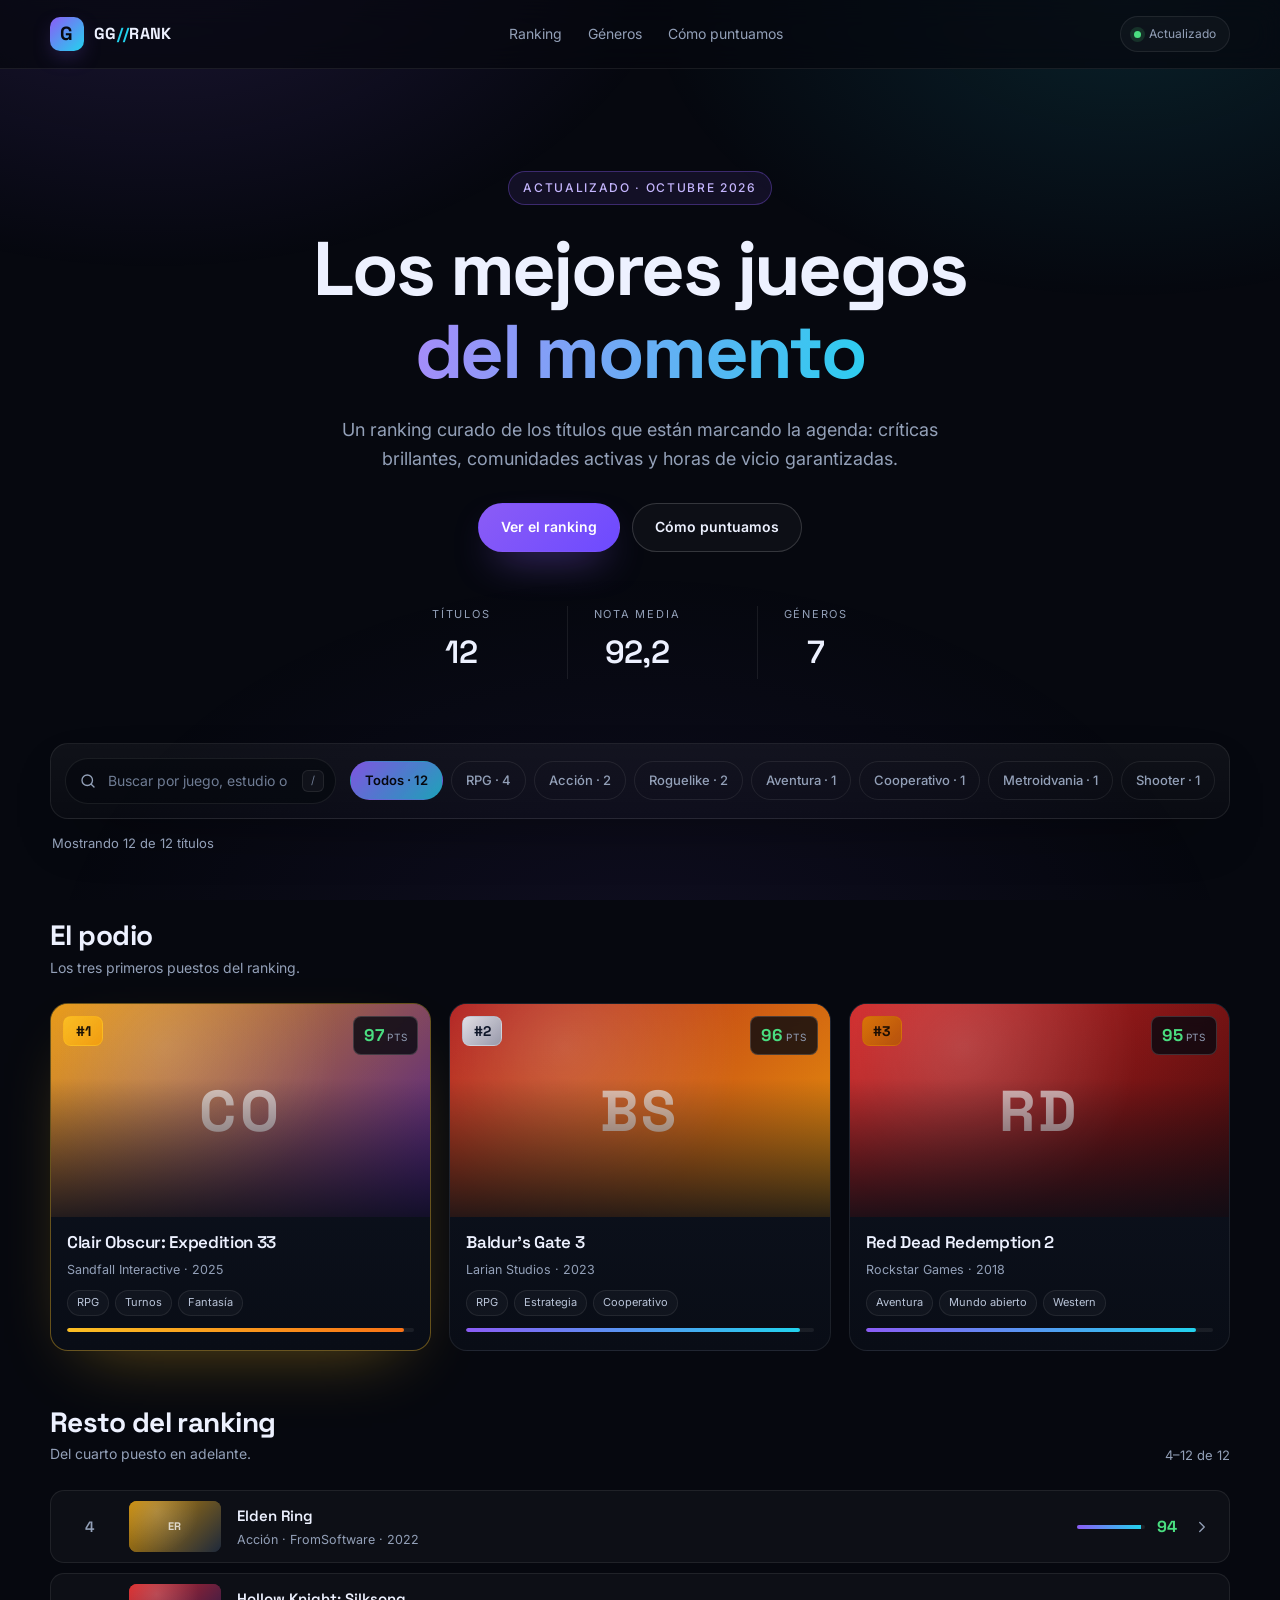
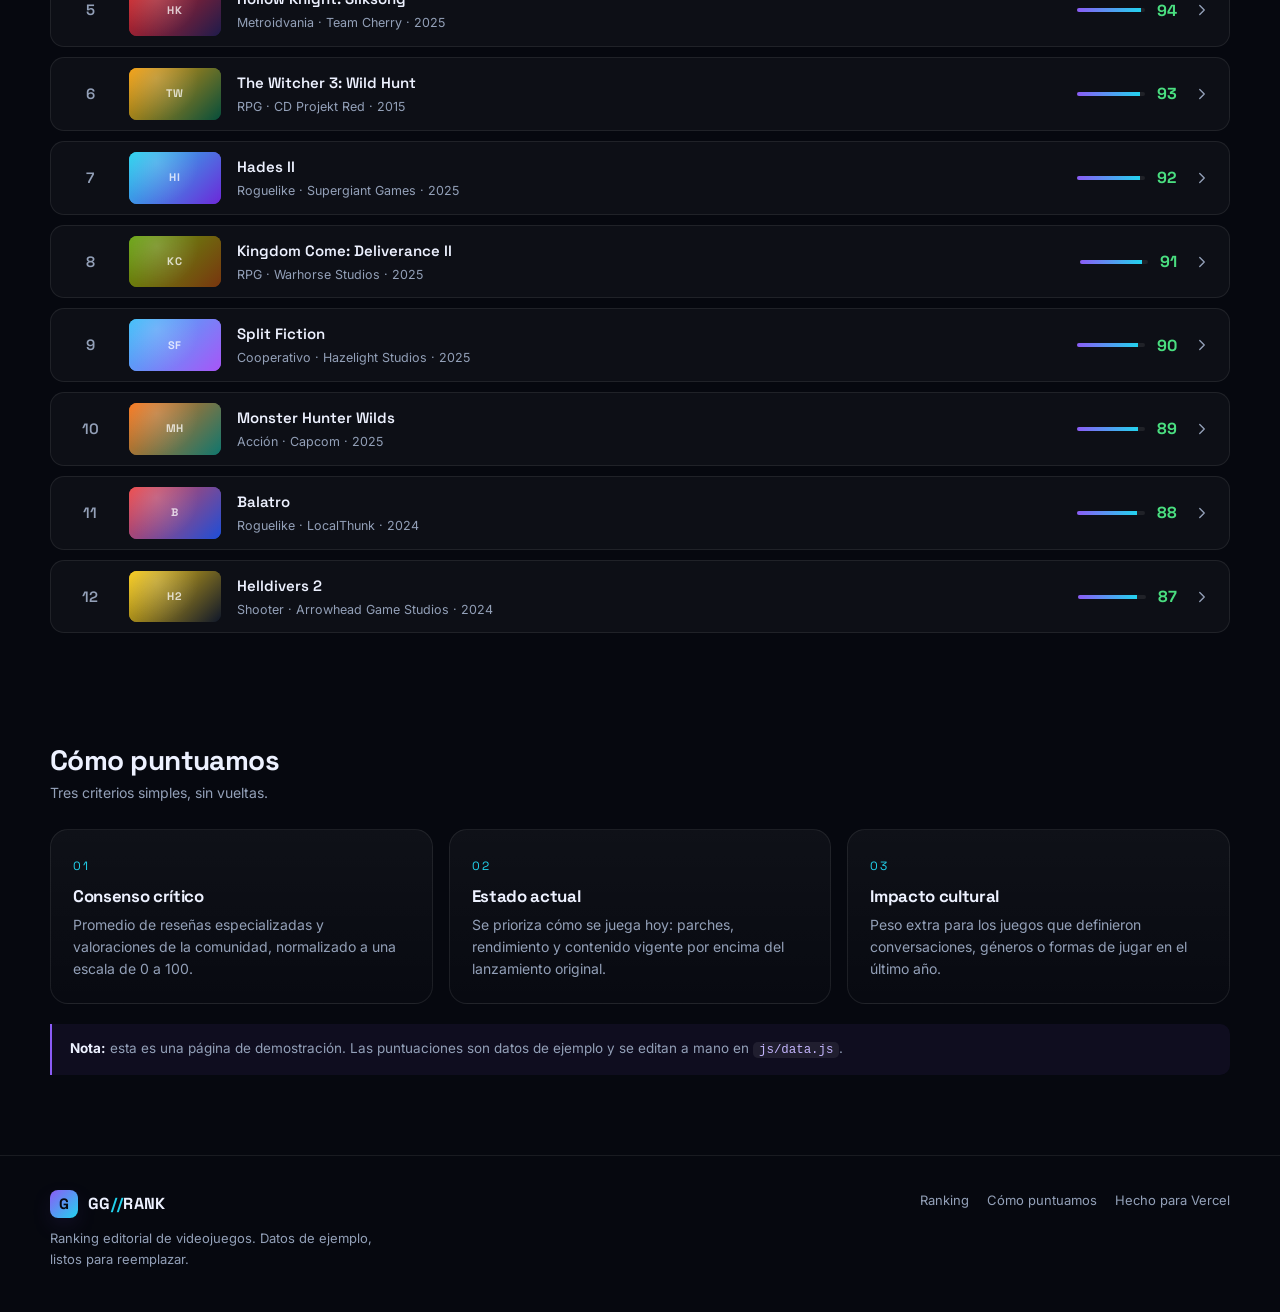
<file: index.html>
<!DOCTYPE html>
<html lang="es">
<head>
  <meta charset="UTF-8" />
  <meta name="viewport" content="width=device-width, initial-scale=1" />
  <title>GG RANK — Los mejores juegos del momento</title>
  <meta name="description" content="Ranking de los mejores videojuegos del momento: puntuaciones, géneros, plataformas y fichas de cada título." />
  <meta name="theme-color" content="#06080f" />
  <link rel="icon" href="data:image/svg+xml,%3Csvg xmlns='http://www.w3.org/2000/svg' viewBox='0 0 64 64'%3E%3Crect width='64' height='64' rx='16' fill='%230b0f19'/%3E%3Ctext x='32' y='45' font-family='Arial,sans-serif' font-size='36' font-weight='bold' fill='%238b5cf6' text-anchor='middle'%3EG%3C/text%3E%3C/svg%3E" />
  <link rel="preconnect" href="https://fonts.googleapis.com" />
  <link rel="preconnect" href="https://fonts.gstatic.com" crossorigin />
  <link href="https://fonts.googleapis.com/css2?family=Inter:wght@400;500;600&family=Space+Grotesk:wght@500;600;700&display=swap" rel="stylesheet" />
  <link rel="stylesheet" href="css/styles.css" />
</head>
<body>
  <a class="skip-link" href="#ranking">Saltar al ranking</a>

  <header class="topbar">
    <div class="wrap topbar__inner">
      <a class="brand" href="#top">
        <span class="brand__mark" aria-hidden="true">G</span>
        <span class="brand__name">GG<span>//</span>RANK</span>
      </a>
      <nav class="nav" aria-label="Navegación principal">
        <a href="#ranking">Ranking</a>
        <a href="#generos">Géneros</a>
        <a href="#acerca">Cómo puntuamos</a>
      </nav>
      <span class="pill pill--live"><span class="dot" aria-hidden="true"></span>Actualizado</span>
    </div>
  </header>

  <main id="top">
    <section class="hero">
      <div class="wrap hero__inner">
        <span class="eyebrow">Actualizado · Octubre 2026</span>
        <h1>Los mejores juegos<br /><span class="grad">del momento</span></h1>
        <p class="hero__lead">
          Un ranking curado de los títulos que están marcando la agenda: críticas brillantes,
          comunidades activas y horas de vicio garantizadas.
        </p>
        <div class="hero__actions">
          <a class="btn btn--primary" href="#ranking">Ver el ranking</a>
          <a class="btn btn--ghost" href="#acerca">Cómo puntuamos</a>
        </div>

        <dl class="stats">
          <div class="stat">
            <dt>Títulos</dt>
            <dd id="stat-games">—</dd>
          </div>
          <div class="stat">
            <dt>Nota media</dt>
            <dd id="stat-score">—</dd>
          </div>
          <div class="stat">
            <dt>Géneros</dt>
            <dd id="stat-genres">—</dd>
          </div>
        </dl>
      </div>
    </section>

    <section class="controls-wrap" id="generos" aria-label="Filtros del ranking">
      <div class="wrap">
        <div class="controls">
          <label class="search">
            <svg viewBox="0 0 24 24" aria-hidden="true"><circle cx="11" cy="11" r="7" /><path d="m20 20-3.4-3.4" /></svg>
            <input id="search" type="search" placeholder="Buscar por juego, estudio o género…" autocomplete="off" aria-label="Buscar juegos" />
            <kbd aria-hidden="true">/</kbd>
          </label>
          <div id="chips" class="chips" role="group" aria-label="Filtrar por género"></div>
        </div>
        <p class="results-meta" id="results-meta" role="status" aria-live="polite"></p>
      </div>
    </section>

    <section class="section" id="ranking" aria-labelledby="podium-title">
      <div class="wrap">
        <div class="section-head">
          <div>
            <h2 id="podium-title">El podio</h2>
            <p>Los tres primeros puestos del ranking.</p>
          </div>
        </div>
        <div id="podium" class="podium"></div>
      </div>
    </section>

    <section class="section section--tight" id="rest-section" aria-labelledby="rest-title">
      <div class="wrap">
        <div class="section-head">
          <div>
            <h2 id="rest-title">Resto del ranking</h2>
            <p>Del cuarto puesto en adelante.</p>
          </div>
          <span class="count" id="count"></span>
        </div>
        <div id="list" class="rows"></div>
        <div id="empty" class="empty" hidden>
          <strong>Sin resultados</strong>
          <p>Probá con otro término o quitá el filtro de género.</p>
          <button class="btn btn--ghost" type="button" data-reset>Limpiar filtros</button>
        </div>
      </div>
    </section>

    <section class="section about" id="acerca" aria-labelledby="about-title">
      <div class="wrap">
        <div class="section-head">
          <div>
            <h2 id="about-title">Cómo puntuamos</h2>
            <p>Tres criterios simples, sin vueltas.</p>
          </div>
        </div>
        <div class="about-grid">
          <article class="about-card">
            <span class="about-card__num">01</span>
            <h3>Consenso crítico</h3>
            <p>Promedio de reseñas especializadas y valoraciones de la comunidad, normalizado a una escala de 0 a 100.</p>
          </article>
          <article class="about-card">
            <span class="about-card__num">02</span>
            <h3>Estado actual</h3>
            <p>Se prioriza cómo se juega hoy: parches, rendimiento y contenido vigente por encima del lanzamiento original.</p>
          </article>
          <article class="about-card">
            <span class="about-card__num">03</span>
            <h3>Impacto cultural</h3>
            <p>Peso extra para los juegos que definieron conversaciones, géneros o formas de jugar en el último año.</p>
          </article>
        </div>
        <p class="about-note">
          <strong>Nota:</strong> esta es una página de demostración. Las puntuaciones son datos de ejemplo y se
          editan a mano en <code>js/data.js</code>.
        </p>
      </div>
    </section>
  </main>

  <footer class="footer">
    <div class="wrap footer__inner">
      <div>
        <a class="brand brand--sm" href="#top">
          <span class="brand__mark" aria-hidden="true">G</span>
          <span class="brand__name">GG<span>//</span>RANK</span>
        </a>
        <p class="footer__text">Ranking editorial de videojuegos. Datos de ejemplo, listos para reemplazar.</p>
      </div>
      <div class="footer__links">
        <a href="#ranking">Ranking</a>
        <a href="#acerca">Cómo puntuamos</a>
        <a href="https://vercel.com" target="_blank" rel="noopener">Hecho para Vercel</a>
      </div>
    </div>
  </footer>

  <dialog id="detail" class="dialog" aria-labelledby="detail-title">
    <button class="dialog__close" type="button" data-close aria-label="Cerrar ficha">
      <svg viewBox="0 0 24 24" aria-hidden="true"><path d="M6 6l12 12M18 6 6 18" /></svg>
    </button>
    <div id="detail-content"></div>
  </dialog>

  <script src="js/data.js"></script>
  <script src="js/app.js"></script>
</body>
</html>
</file>
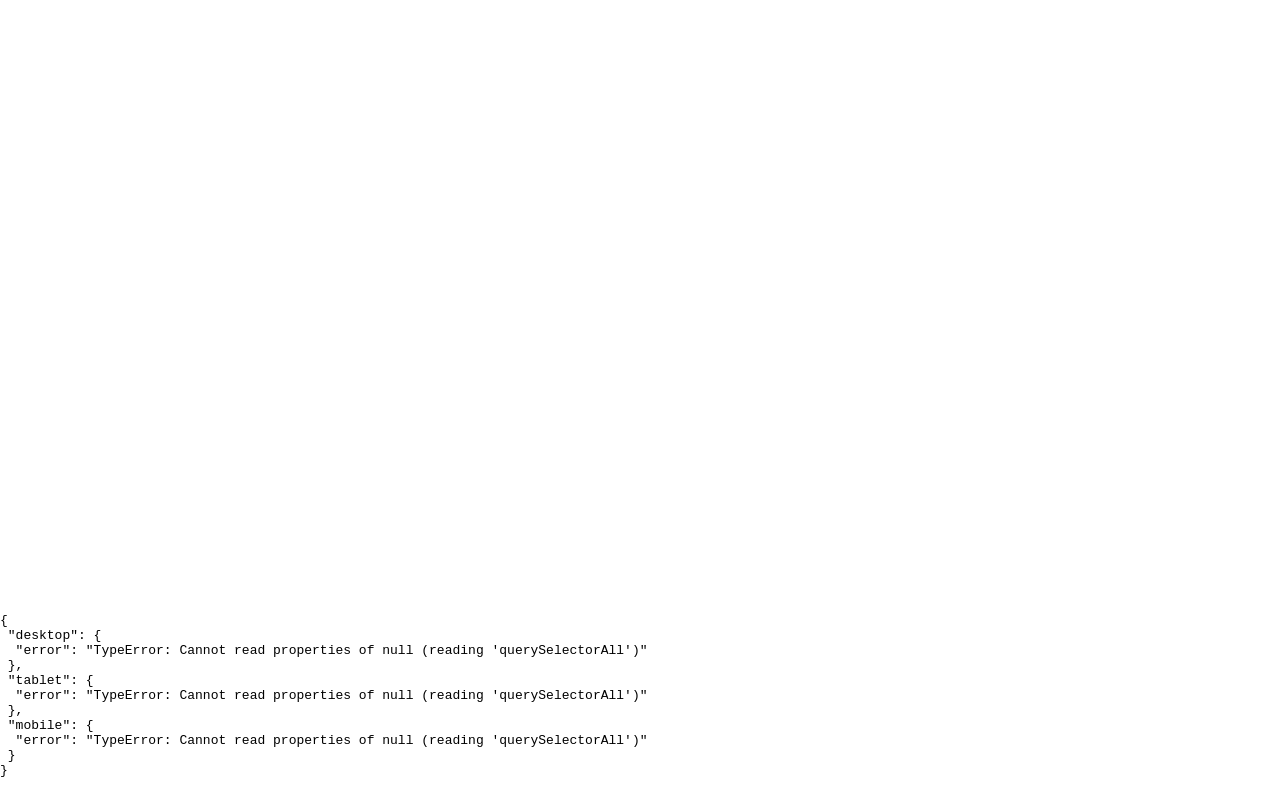
<file: __check.html>
<!DOCTYPE html>
<html>
<head><meta charset="utf-8"><title>check</title>
<style>body{margin:0}iframe{border:0;display:block}</style>
</head>
<body>
<script>
const sizes = [
  { id: "desktop", w: 1440, h: 3400 },
  { id: "tablet", w: 900, h: 3400 },
  { id: "mobile", w: 390, h: 3400 }
];
const results = {};

function rect(el) {
  const r = el.getBoundingClientRect();
  return { x: Math.round(r.x), y: Math.round(r.y), w: Math.round(r.width), h: Math.round(r.height) };
}

function measure(doc, win) {
  const cards = [...doc.querySelectorAll(".card")];
  const rows = [...doc.querySelectorAll(".row")];
  const first = cards[0];
  return {
    viewport: win.innerWidth,
    docScrollWidth: doc.documentElement.scrollWidth,
    bodyScrollWidth: doc.body.scrollWidth,
    heroH: Math.round(doc.querySelector(".hero").getBoundingClientRect().height),
    h1: rect(doc.querySelector("h1")),
    stats: rect(doc.querySelector(".stats")),
    controls: rect(doc.querySelector(".controls")),
    search: rect(doc.querySelector(".search")),
    chips: rect(doc.querySelector(".chips")),
    podium: rect(doc.querySelector(".podium")),
    cards: cards.map(c => ({ t: c.querySelector("h3").textContent, ...rect(c), img: !!c.querySelector("img") })),
    firstCardImgBox: first ? rect(first.querySelector(".card-media")) : null,
    rows: rows.slice(0, 3).map(r => ({ t: r.querySelector(".row__title").textContent, ...rect(r), title: rect(r.querySelector(".row__title")), meta: rect(r.querySelector(".row__meta")), score: rect(r.querySelector(".row__score")) })),
    rowCount: rows.length,
    images: [...doc.images].length,
    imagesLoaded: [...doc.images].filter(i => i.complete && i.naturalWidth > 0).length,
    fonts: doc.fonts ? doc.fonts.status : "n/a",
    statValues: [...doc.querySelectorAll(".stat dd")].map(d => d.textContent),
    genreChips: [...doc.querySelectorAll(".chip")].map(c => c.textContent.trim()),
    cssLoaded: getComputedStyle(doc.body).fontFamily,
    bodyBg: getComputedStyle(doc.body).backgroundColor,
    emptyHidden: doc.querySelector("#empty").hidden,
    podiumHidden: doc.querySelector("#podium").hidden
  };
}

function interact(doc, win) {
  const out = {};
  const search = doc.querySelector("#search");

  search.value = "zzzz";
  search.dispatchEvent(new win.Event("input", { bubbles: true }));
  out.emptyVisibleAfterSearch = !doc.querySelector("#empty").hidden;
  out.podiumHiddenAfterSearch = doc.querySelector("#podium").hidden;
  out.metaAfterSearch = doc.querySelector("#results-meta").textContent;

  doc.querySelector("[data-reset]").click();
  out.metaAfterReset = doc.querySelector("#results-meta").textContent;
  out.searchAfterReset = search.value;

  const rpg = [...doc.querySelectorAll(".chip")].find(c => c.dataset.genre === "RPG");
  rpg.click();
  out.rpgCards = doc.querySelectorAll(".card").length;
  out.rpgRows = doc.querySelectorAll(".row").length;
  out.metaAfterGenre = doc.querySelector("#results-meta").textContent;
  out.chipPressed = rpg.getAttribute("aria-pressed");
  out.podiumTitles = [...doc.querySelectorAll(".card h3")].map(h => h.textContent);

  doc.querySelector(".row").click();
  out.dialogOpen = doc.querySelector("dialog").open;
  out.dialogTitle = (doc.querySelector(".dialog__body h3") || {}).textContent;
  out.dialogScore = (doc.querySelector(".dialog__score-value") || {}).textContent;
  out.dialogImg = !!(doc.querySelector(".dialog__media img") || doc.querySelector(".dialog__fallback"));
  doc.querySelector("[data-close]").click();
  out.dialogClosed = !doc.querySelector("dialog").open;

  // Sin resultados, el buscador de texto también debe funcionar con género activo
  search.value = "elden";
  search.dispatchEvent(new win.Event("input", { bubbles: true }));
  out.searchWithinGenre = [...doc.querySelectorAll(".row__title")].map(t => t.textContent);
  out.emptyWhenNoMatch = !doc.querySelector("#empty").hidden;

  return out;
}

const frames = sizes.map(s => {
  const f = document.createElement("iframe");
  f.width = s.w;
  f.height = s.h;
  f.src = "http://localhost:8123/";
  document.body.appendChild(f);
  return { f, s };
});

let pending = frames.length;
frames.forEach(({ f, s }) => {
  f.addEventListener("load", () => {
    setTimeout(() => {
      try {
        results[s.id] = measure(f.contentDocument, f.contentWindow);
        if (s.id === "desktop") {
          results.interactions = interact(f.contentDocument, f.contentWindow);
        }
      } catch (e) {
        results[s.id] = { error: String(e) };
      }
      if (--pending === 0) {
        const pre = document.createElement("pre");
        pre.id = "results";
        pre.textContent = JSON.stringify(results, null, 1);
        document.body.appendChild(pre);
      }
    }, 1500);
  });
});
</script>
</body>
</html>
</file>
<file: css/styles.css>
/* ============================================================
   GG RANK — estilos
   ============================================================ */

:root {
  --bg: #06080f;
  --bg-soft: #0b0f1a;
  --panel: rgba(255, 255, 255, 0.032);
  --panel-strong: #0e1421;
  --line: rgba(255, 255, 255, 0.08);
  --line-strong: rgba(255, 255, 255, 0.16);
  --text: #edf1ff;
  --muted: #93a0b8;
  --accent: #8b5cf6;
  --accent-2: #22d3ee;
  --gold: #fbbf24;
  --green: #4ade80;
  --radius: 18px;
  --radius-sm: 12px;
  --shadow: 0 24px 60px -30px rgba(0, 0, 0, 0.9);
  --font-display: "Space Grotesk", "Segoe UI", system-ui, sans-serif;
  --font-body: "Inter", "Segoe UI", system-ui, -apple-system, sans-serif;
}

*,
*::before,
*::after {
  box-sizing: border-box;
}

html {
  scroll-behavior: smooth;
  -webkit-text-size-adjust: 100%;
}

body {
  margin: 0;
  background: var(--bg);
  color: var(--text);
  font-family: var(--font-body);
  font-size: 16px;
  line-height: 1.6;
  -webkit-font-smoothing: antialiased;
  overflow-x: hidden;
}

body::before {
  content: "";
  position: fixed;
  inset: 0;
  z-index: -1;
  pointer-events: none;
  background:
    radial-gradient(900px 600px at 12% -10%, rgba(139, 92, 246, 0.18), transparent 60%),
    radial-gradient(800px 500px at 88% 0%, rgba(34, 211, 238, 0.12), transparent 60%),
    radial-gradient(1000px 700px at 50% 110%, rgba(139, 92, 246, 0.08), transparent 60%);
}

h1, h2, h3 {
  font-family: var(--font-display);
  line-height: 1.1;
  letter-spacing: -0.02em;
  margin: 0;
}

p {
  margin: 0;
}

a {
  color: inherit;
  text-decoration: none;
}

button,
input {
  font: inherit;
  color: inherit;
}

img {
  display: block;
  max-width: 100%;
}

[hidden] {
  display: none !important;
}

::selection {
  background: rgba(139, 92, 246, 0.35);
}

:focus-visible {
  outline: 2px solid var(--accent-2);
  outline-offset: 3px;
  border-radius: 4px;
}

.wrap {
  width: min(1180px, 100% - 48px);
  margin-inline: auto;
}

.skip-link {
  position: absolute;
  left: 16px;
  top: -60px;
  z-index: 100;
  padding: 10px 16px;
  background: var(--accent);
  color: #fff;
  border-radius: 8px;
  transition: top 0.2s ease;
}

.skip-link:focus {
  top: 16px;
}

/* ---------------- Topbar ---------------- */

.topbar {
  position: sticky;
  top: 0;
  z-index: 40;
  background: rgba(6, 8, 15, 0.72);
  border-bottom: 1px solid var(--line);
  backdrop-filter: blur(14px);
  -webkit-backdrop-filter: blur(14px);
}

.topbar__inner {
  display: flex;
  align-items: center;
  justify-content: space-between;
  gap: 24px;
  min-height: 68px;
}

.brand {
  display: inline-flex;
  align-items: center;
  gap: 10px;
  font-family: var(--font-display);
  font-weight: 700;
  letter-spacing: 0.02em;
}

.brand__mark {
  display: grid;
  place-items: center;
  width: 34px;
  height: 34px;
  border-radius: 10px;
  background: linear-gradient(135deg, var(--accent), var(--accent-2));
  color: #070a12;
  font-size: 19px;
  font-weight: 700;
  box-shadow: 0 8px 24px -10px rgba(139, 92, 246, 0.9);
}

.brand__name span {
  color: var(--accent-2);
}

.brand--sm .brand__mark {
  width: 28px;
  height: 28px;
  font-size: 15px;
  border-radius: 8px;
}

.nav {
  display: flex;
  gap: 26px;
  font-size: 14px;
  color: var(--muted);
}

.nav a {
  position: relative;
  padding: 4px 0;
  transition: color 0.2s ease;
}

.nav a:hover {
  color: var(--text);
}

.nav a::after {
  content: "";
  position: absolute;
  left: 0;
  right: 0;
  bottom: 0;
  height: 1px;
  background: linear-gradient(90deg, var(--accent), var(--accent-2));
  transform: scaleX(0);
  transition: transform 0.25s ease;
}

.nav a:hover::after {
  transform: scaleX(1);
}

.pill {
  display: inline-flex;
  align-items: center;
  gap: 8px;
  padding: 7px 13px;
  border: 1px solid var(--line);
  border-radius: 999px;
  background: var(--panel);
  font-size: 12px;
  color: var(--muted);
  white-space: nowrap;
}

.dot {
  width: 7px;
  height: 7px;
  border-radius: 50%;
  background: var(--green);
  box-shadow: 0 0 0 4px rgba(74, 222, 128, 0.15);
  animation: pulse 2.4s ease-in-out infinite;
}

@keyframes pulse {
  50% { box-shadow: 0 0 0 7px rgba(74, 222, 128, 0.05); }
}

/* ---------------- Hero ---------------- */

.hero {
  position: relative;
  padding: clamp(56px, 8vw, 104px) 0 clamp(36px, 5vw, 64px);
  text-align: center;
}

.hero__inner {
  display: flex;
  flex-direction: column;
  align-items: center;
}

.eyebrow {
  display: inline-flex;
  align-items: center;
  gap: 8px;
  padding: 6px 14px;
  margin-bottom: 22px;
  border: 1px solid rgba(139, 92, 246, 0.35);
  border-radius: 999px;
  background: rgba(139, 92, 246, 0.1);
  color: #c4b5fd;
  font-size: 12px;
  font-weight: 500;
  letter-spacing: 0.14em;
  text-transform: uppercase;
}

.hero h1 {
  font-size: clamp(2.4rem, 6.4vw, 4.75rem);
  font-weight: 700;
  letter-spacing: -0.035em;
}

.grad {
  background: linear-gradient(100deg, #a78bfa 0%, #22d3ee 55%, #a78bfa 100%);
  background-size: 200% auto;
  -webkit-background-clip: text;
  background-clip: text;
  color: transparent;
  animation: shine 9s linear infinite;
}

@keyframes shine {
  to { background-position: 200% center; }
}

.hero__lead {
  max-width: 58ch;
  margin-top: 22px;
  color: var(--muted);
  font-size: clamp(1rem, 1.5vw, 1.125rem);
}

.hero__actions {
  display: flex;
  flex-wrap: wrap;
  justify-content: center;
  gap: 12px;
  margin-top: 30px;
}

.btn {
  display: inline-flex;
  align-items: center;
  justify-content: center;
  gap: 8px;
  padding: 12px 22px;
  border-radius: 999px;
  border: 1px solid transparent;
  font-size: 14px;
  font-weight: 600;
  cursor: pointer;
  transition: transform 0.2s ease, box-shadow 0.2s ease, background 0.2s ease, border-color 0.2s ease;
}

.btn:hover {
  transform: translateY(-1px);
}

.btn--primary {
  background: linear-gradient(135deg, var(--accent), #6d4aff);
  color: #fff;
  box-shadow: 0 18px 40px -18px rgba(139, 92, 246, 0.9);
}

.btn--primary:hover {
  box-shadow: 0 22px 50px -18px rgba(139, 92, 246, 1);
}

.btn--ghost {
  border-color: var(--line-strong);
  background: var(--panel);
  color: var(--text);
}

.btn--ghost:hover {
  border-color: rgba(139, 92, 246, 0.5);
  background: rgba(139, 92, 246, 0.1);
}

.stats {
  display: flex;
  flex-wrap: wrap;
  justify-content: center;
  gap: clamp(20px, 4vw, 52px);
  margin: clamp(36px, 5vw, 54px) 0 0;
}

.stat {
  min-width: 96px;
  text-align: center;
  padding-inline: clamp(12px, 2vw, 26px);
}

.stat + .stat {
  border-left: 1px solid var(--line);
}

.stat dt {
  color: var(--muted);
  font-size: 11px;
  letter-spacing: 0.16em;
  text-transform: uppercase;
}

.stat dd {
  margin: 4px 0 0;
  font-family: var(--font-display);
  font-size: clamp(1.6rem, 3vw, 2rem);
  font-weight: 600;
  letter-spacing: -0.02em;
}

/* ---------------- Controles ---------------- */

.controls-wrap {
  scroll-margin-top: 90px;
  padding-bottom: 10px;
}

.controls {
  display: flex;
  flex-wrap: wrap;
  align-items: center;
  gap: 14px;
  padding: 14px;
  border: 1px solid var(--line);
  border-radius: var(--radius);
  background: linear-gradient(180deg, rgba(255, 255, 255, 0.045), rgba(255, 255, 255, 0.015));
  box-shadow: var(--shadow);
}

.search {
  position: relative;
  display: flex;
  align-items: center;
  flex: 1 1 260px;
  min-width: 0;
}

.search svg {
  position: absolute;
  left: 14px;
  width: 18px;
  height: 18px;
  fill: none;
  stroke: var(--muted);
  stroke-width: 1.8;
  stroke-linecap: round;
  pointer-events: none;
}

.search input {
  width: 100%;
  padding: 11px 44px 11px 42px;
  border: 1px solid var(--line);
  border-radius: 999px;
  background: rgba(6, 8, 15, 0.65);
  font-size: 14px;
  outline: none;
  transition: border-color 0.2s ease, background 0.2s ease;
}

.search input::placeholder {
  color: #6f7c94;
}

.search input:focus {
  border-color: rgba(34, 211, 238, 0.55);
  background: rgba(6, 8, 15, 0.95);
}

.search input::-webkit-search-cancel-button {
  appearance: none;
}

.search kbd {
  position: absolute;
  right: 12px;
  display: grid;
  place-items: center;
  min-width: 22px;
  height: 22px;
  padding: 0 6px;
  border: 1px solid var(--line);
  border-radius: 6px;
  background: rgba(255, 255, 255, 0.04);
  color: #6f7c94;
  font-family: var(--font-body);
  font-size: 11px;
}

.chips {
  display: flex;
  flex-wrap: wrap;
  gap: 8px;
}

.chip {
  padding: 8px 14px;
  border: 1px solid var(--line);
  border-radius: 999px;
  background: transparent;
  color: var(--muted);
  font-size: 13px;
  font-weight: 500;
  cursor: pointer;
  transition: color 0.2s ease, border-color 0.2s ease, background 0.2s ease;
}

.chip:hover {
  color: var(--text);
  border-color: var(--line-strong);
}

.chip[aria-pressed="true"] {
  border-color: transparent;
  background: linear-gradient(135deg, rgba(139, 92, 246, 0.9), rgba(34, 211, 238, 0.75));
  color: #06080f;
  font-weight: 600;
}

.results-meta {
  margin: 14px 2px 0;
  color: var(--muted);
  font-size: 13px;
}

/* ---------------- Secciones ---------------- */

.section {
  scroll-margin-top: 90px;
  padding: clamp(34px, 5vw, 56px) 0;
}

.section--tight {
  padding-top: 0;
}

.section-head {
  display: flex;
  flex-wrap: wrap;
  align-items: flex-end;
  justify-content: space-between;
  gap: 12px;
  margin-bottom: 24px;
}

.section-head h2 {
  font-size: clamp(1.35rem, 2.6vw, 1.75rem);
}

.section-head p {
  margin-top: 6px;
  color: var(--muted);
  font-size: 14px;
}

.count {
  color: var(--muted);
  font-size: 13px;
}

/* ---------------- Podio ---------------- */

.podium {
  display: grid;
  grid-template-columns: repeat(3, minmax(0, 1fr));
  gap: 18px;
}

.card {
  position: relative;
  display: flex;
  flex-direction: column;
  overflow: hidden;
  border: 1px solid var(--line);
  border-radius: var(--radius);
  background: linear-gradient(180deg, var(--panel-strong), #090d16);
  cursor: pointer;
  transition: transform 0.25s ease, border-color 0.25s ease, box-shadow 0.25s ease;
  animation: rise 0.55s ease backwards;
  animation-delay: calc(var(--i, 0) * 60ms);
}

@keyframes rise {
  from { opacity: 0; transform: translateY(16px); }
  to { opacity: 1; transform: none; }
}

.card:hover,
.card:focus-visible {
  transform: translateY(-4px);
  border-color: rgba(139, 92, 246, 0.5);
  box-shadow: 0 26px 60px -30px rgba(139, 92, 246, 0.55);
}

.card--first {
  border-color: rgba(251, 191, 36, 0.38);
  box-shadow: 0 26px 70px -34px rgba(251, 191, 36, 0.45);
}

.card--first:hover,
.card--first:focus-visible {
  border-color: rgba(251, 191, 36, 0.75);
  box-shadow: 0 30px 70px -30px rgba(251, 191, 36, 0.5);
}

.card-media {
  position: relative;
  aspect-ratio: 16 / 9;
  overflow: hidden;
  background: linear-gradient(135deg, var(--a1, #312e81), var(--a2, #0f172a));
}

.cover-fallback {
  position: absolute;
  inset: 0;
  display: grid;
  place-items: center;
  background:
    radial-gradient(circle at 30% 20%, rgba(255, 255, 255, 0.18), transparent 55%),
    linear-gradient(135deg, var(--a1, #312e81), var(--a2, #0f172a));
}

.cover-fallback span {
  font-family: var(--font-display);
  font-size: clamp(2.4rem, 5vw, 3.6rem);
  font-weight: 700;
  color: rgba(255, 255, 255, 0.68);
  letter-spacing: 0.06em;
}

.card-media::after {
  content: "";
  position: absolute;
  inset: 0;
  z-index: 2;
  background: linear-gradient(180deg, rgba(6, 8, 15, 0.05) 35%, rgba(9, 13, 22, 0.85));
  pointer-events: none;
}

.card-media img {
  position: relative;
  z-index: 1;
  width: 100%;
  height: 100%;
  object-fit: cover;
  transition: transform 0.5s ease;
}

.card:hover .card-media img {
  transform: scale(1.04);
}

.rank-badge {
  position: absolute;
  top: 12px;
  left: 12px;
  z-index: 3;
  display: inline-grid;
  place-items: center;
  min-width: 40px;
  height: 30px;
  padding: 0 10px;
  border: 1px solid rgba(255, 255, 255, 0.22);
  border-radius: 8px;
  background: rgba(6, 8, 15, 0.78);
  font-family: var(--font-display);
  font-size: 14px;
  font-weight: 700;
  backdrop-filter: blur(6px);
}

.rank-badge--1 {
  border-color: rgba(251, 191, 36, 0.55);
  background: linear-gradient(135deg, rgba(251, 191, 36, 0.95), rgba(245, 158, 11, 0.85));
  color: #1a1206;
}

.rank-badge--2 {
  border-color: rgba(203, 213, 225, 0.45);
  background: linear-gradient(135deg, rgba(226, 232, 240, 0.95), rgba(148, 163, 184, 0.9));
  color: #0f172a;
}

.rank-badge--3 {
  border-color: rgba(217, 119, 6, 0.5);
  background: linear-gradient(135deg, rgba(217, 119, 6, 0.95), rgba(180, 83, 9, 0.9));
  color: #1c0d02;
}

.score-pill {
  position: absolute;
  top: 12px;
  right: 12px;
  z-index: 3;
  display: inline-flex;
  align-items: baseline;
  gap: 3px;
  padding: 5px 10px;
  border: 1px solid var(--line-strong);
  border-radius: 8px;
  background: rgba(6, 8, 15, 0.8);
  backdrop-filter: blur(6px);
}

.score-pill strong {
  font-family: var(--font-display);
  font-size: 17px;
  font-weight: 700;
  color: var(--green);
}

.score-pill span {
  font-size: 10px;
  color: var(--muted);
  text-transform: uppercase;
  letter-spacing: 0.08em;
}

.score-pill.great strong {
  color: #facc15;
}

.score-pill.good strong {
  color: #fb923c;
}

.card-body {
  display: flex;
  flex-direction: column;
  gap: 8px;
  padding: 16px 16px 18px;
}

.card-body h3 {
  font-size: 1.06rem;
  font-weight: 600;
}

.card-meta {
  color: var(--muted);
  font-size: 12.5px;
}

.tags {
  display: flex;
  flex-wrap: wrap;
  gap: 6px;
  margin: 2px 0 0;
  padding: 0;
  list-style: none;
}

.tags li {
  padding: 3px 9px;
  border: 1px solid var(--line);
  border-radius: 999px;
  background: rgba(255, 255, 255, 0.03);
  color: #b9c4d8;
  font-size: 11px;
}

.score-bar {
  height: 4px;
  margin-top: 4px;
  border-radius: 999px;
  background: rgba(255, 255, 255, 0.07);
  overflow: hidden;
}

.score-bar span {
  display: block;
  height: 100%;
  border-radius: inherit;
  background: linear-gradient(90deg, var(--accent), var(--accent-2));
}

.card--first .score-bar span {
  background: linear-gradient(90deg, var(--gold), #f97316);
}

/* ---------------- Lista ---------------- */

.rows {
  display: grid;
  gap: 10px;
}

.row {
  display: grid;
  grid-template-columns: 46px 92px minmax(0, 1fr) auto 20px;
  align-items: center;
  gap: 16px;
  padding: 10px 16px;
  border: 1px solid var(--line);
  border-radius: 14px;
  background: var(--panel);
  cursor: pointer;
  transition: transform 0.2s ease, border-color 0.2s ease, background 0.2s ease;
  animation: rise 0.45s ease backwards;
  animation-delay: calc(var(--i, 0) * 35ms);
}

.row:hover,
.row:focus-visible {
  transform: translateX(3px);
  border-color: rgba(139, 92, 246, 0.45);
  background: rgba(139, 92, 246, 0.07);
}

.row__rank {
  font-family: var(--font-display);
  font-size: 15px;
  font-weight: 600;
  color: var(--muted);
  text-align: center;
}

.row__thumb {
  position: relative;
  display: block;
  aspect-ratio: 16 / 9;
  border-radius: 8px;
  overflow: hidden;
  background: linear-gradient(135deg, var(--a1, #312e81), var(--a2, #0f172a));
}

.row__thumb img {
  position: relative;
  z-index: 1;
  width: 100%;
  height: 100%;
  object-fit: cover;
}

.row__thumb .cover-fallback span {
  font-size: 11px;
  letter-spacing: 0.08em;
  color: rgba(255, 255, 255, 0.75);
}

.row__info {
  display: block;
  min-width: 0;
}

.row__title {
  display: block;
  font-family: var(--font-display);
  font-size: 15px;
  font-weight: 600;
  white-space: nowrap;
  overflow: hidden;
  text-overflow: ellipsis;
}

.row__meta {
  display: block;
  margin-top: 2px;
  color: var(--muted);
  font-size: 12.5px;
  white-space: nowrap;
  overflow: hidden;
  text-overflow: ellipsis;
}

.row__score {
  display: flex;
  align-items: center;
  gap: 12px;
}

.row__score strong {
  font-family: var(--font-display);
  font-size: 16px;
  font-weight: 700;
  color: var(--green);
}

.row__score .mini-bar {
  width: 68px;
  height: 4px;
  border-radius: 999px;
  background: rgba(255, 255, 255, 0.08);
  overflow: hidden;
}

.row__score .mini-bar span {
  display: block;
  height: 100%;
  background: linear-gradient(90deg, var(--accent), var(--accent-2));
}

.row__chevron {
  width: 18px;
  height: 18px;
  fill: none;
  stroke: var(--muted);
  stroke-width: 1.8;
  stroke-linecap: round;
  stroke-linejoin: round;
  transition: transform 0.2s ease, stroke 0.2s ease;
}

.row:hover .row__chevron {
  transform: translateX(3px);
  stroke: var(--accent-2);
}

.empty {
  padding: 54px 24px;
  border: 1px dashed var(--line-strong);
  border-radius: var(--radius);
  background: var(--panel);
  text-align: center;
}

.empty strong {
  display: block;
  font-family: var(--font-display);
  font-size: 1.1rem;
  margin-bottom: 6px;
}

.empty p {
  color: var(--muted);
  font-size: 14px;
}

.empty .btn {
  margin-top: 18px;
}

/* ---------------- Acerca ---------------- */

.about-grid {
  display: grid;
  grid-template-columns: repeat(3, minmax(0, 1fr));
  gap: 16px;
}

.about-card {
  padding: 22px;
  border: 1px solid var(--line);
  border-radius: var(--radius);
  background: linear-gradient(180deg, rgba(255, 255, 255, 0.04), rgba(255, 255, 255, 0.01));
}

.about-card__num {
  font-family: var(--font-display);
  font-size: 12px;
  letter-spacing: 0.18em;
  color: var(--accent-2);
}

.about-card h3 {
  margin: 10px 0 8px;
  font-size: 1.05rem;
}

.about-card p {
  color: var(--muted);
  font-size: 14px;
}

.about-note {
  margin-top: 20px;
  padding: 14px 18px;
  border-left: 2px solid var(--accent);
  border-radius: 0 10px 10px 0;
  background: rgba(139, 92, 246, 0.07);
  color: var(--muted);
  font-size: 13.5px;
}

.about-note strong {
  color: var(--text);
}

code {
  padding: 1px 6px;
  border-radius: 5px;
  background: rgba(255, 255, 255, 0.07);
  font-size: 0.92em;
  color: #c4b5fd;
}

/* ---------------- Footer ---------------- */

.footer {
  margin-top: 24px;
  border-top: 1px solid var(--line);
  padding: 34px 0 44px;
}

.footer__inner {
  display: flex;
  flex-wrap: wrap;
  align-items: flex-start;
  justify-content: space-between;
  gap: 22px;
}

.footer__text {
  margin-top: 10px;
  max-width: 42ch;
  color: var(--muted);
  font-size: 13px;
}

.footer__links {
  display: flex;
  flex-wrap: wrap;
  gap: 18px;
  font-size: 13px;
  color: var(--muted);
}

.footer__links a:hover {
  color: var(--text);
}

/* ---------------- Dialog ---------------- */

.dialog {
  width: min(680px, 92vw);
  max-height: 88vh;
  padding: 0;
  border: 1px solid var(--line-strong);
  border-radius: 20px;
  background: #0a0f18;
  color: var(--text);
  box-shadow: 0 40px 100px -30px rgba(0, 0, 0, 1);
  overflow: auto;
}

.dialog::backdrop {
  background: rgba(4, 6, 12, 0.72);
  backdrop-filter: blur(6px);
}

.dialog[open] {
  animation: dialog-in 0.25s ease both;
}

@keyframes dialog-in {
  from { opacity: 0; transform: translateY(12px) scale(0.98); }
  to { opacity: 1; transform: none; }
}

.dialog__close {
  position: absolute;
  top: 14px;
  right: 14px;
  z-index: 3;
  display: grid;
  place-items: center;
  width: 36px;
  height: 36px;
  border: 1px solid rgba(255, 255, 255, 0.2);
  border-radius: 50%;
  background: rgba(6, 8, 15, 0.7);
  cursor: pointer;
  backdrop-filter: blur(6px);
  transition: background 0.2s ease, transform 0.2s ease;
}

.dialog__close:hover {
  background: rgba(139, 92, 246, 0.4);
  transform: rotate(90deg);
}

.dialog__close svg {
  width: 16px;
  height: 16px;
  fill: none;
  stroke: var(--text);
  stroke-width: 2;
  stroke-linecap: round;
}

.dialog__media {
  position: relative;
  aspect-ratio: 16 / 6.5;
  background: linear-gradient(135deg, var(--a1, #312e81), var(--a2, #0f172a));
}

.dialog__media img {
  width: 100%;
  height: 100%;
  object-fit: cover;
}

.dialog__media::after {
  content: "";
  position: absolute;
  inset: 0;
  background: linear-gradient(180deg, transparent 20%, rgba(10, 15, 24, 0.95));
}

.dialog__fallback {
  display: grid;
  place-items: center;
  width: 100%;
  height: 100%;
  font-family: var(--font-display);
  font-size: 2.6rem;
  font-weight: 700;
  color: rgba(255, 255, 255, 0.7);
  letter-spacing: 0.08em;
}

.dialog__body {
  padding: 4px 24px 26px;
}

.dialog__rank {
  font-size: 12px;
  letter-spacing: 0.16em;
  text-transform: uppercase;
  color: var(--accent-2);
}

.dialog__body h3 {
  margin-top: 6px;
  font-size: clamp(1.4rem, 3vw, 1.9rem);
}

.dialog__meta {
  margin-top: 6px;
  color: var(--muted);
  font-size: 13.5px;
}

.dialog__blurb {
  margin-top: 16px;
  color: #c6d0e4;
  font-size: 14.5px;
}

.dialog__score {
  display: flex;
  align-items: center;
  gap: 14px;
  margin-top: 20px;
  padding: 14px 16px;
  border: 1px solid var(--line);
  border-radius: 12px;
  background: var(--panel);
}

.dialog__score-value {
  font-family: var(--font-display);
  font-size: 1.6rem;
  font-weight: 700;
  color: var(--green);
  line-height: 1;
}

.dialog__score-bar {
  flex: 1;
  height: 6px;
  border-radius: 999px;
  background: rgba(255, 255, 255, 0.08);
  overflow: hidden;
}

.dialog__score-bar span {
  display: block;
  height: 100%;
  background: linear-gradient(90deg, var(--accent), var(--accent-2));
}

.dialog__score-label {
  color: var(--muted);
  font-size: 12px;
  white-space: nowrap;
}

.dialog__tags {
  display: flex;
  flex-wrap: wrap;
  gap: 8px;
  margin: 18px 0 0;
  padding: 0;
  list-style: none;
}

.dialog__tags li {
  padding: 5px 11px;
  border: 1px solid var(--line);
  border-radius: 999px;
  background: rgba(255, 255, 255, 0.03);
  color: #b9c4d8;
  font-size: 12px;
}

.dialog__actions {
  display: flex;
  flex-wrap: wrap;
  gap: 10px;
  margin-top: 22px;
}

/* ---------------- Responsive ---------------- */

@media (max-width: 900px) {
  .podium {
    grid-template-columns: repeat(2, minmax(0, 1fr));
  }

  .card--first {
    grid-column: 1 / -1;
  }

  .card-media {
    max-height: 300px;
  }

  .about-grid {
    grid-template-columns: 1fr;
  }

  .nav {
    display: none;
  }
}

@media (max-width: 640px) {
  .wrap {
    width: calc(100% - 32px);
  }

  .podium {
    grid-template-columns: 1fr;
  }

  .card--first {
    grid-column: auto;
  }

  .chips {
    flex-wrap: nowrap;
    width: 100%;
    padding-bottom: 6px;
    overflow-x: auto;
    scrollbar-width: none;
    -webkit-overflow-scrolling: touch;
  }

  .chips::-webkit-scrollbar {
    display: none;
  }

  .chip {
    flex: 0 0 auto;
  }

  .hero__actions .btn {
    flex: 1 1 170px;
  }

  .stats {
    gap: 16px;
  }

  .stat {
    min-width: 0;
    padding-inline: 14px;
  }

  .stat dd {
    font-size: 1.4rem;
  }

  .row {
    grid-template-columns: 34px minmax(0, 1fr) auto;
    gap: 12px;
    padding: 12px 14px;
  }

  .row__thumb,
  .row__score .mini-bar {
    display: none;
  }

  .row__chevron {
    display: none;
  }

  .section-head p {
    display: none;
  }
}

@media (prefers-reduced-motion: reduce) {
  html {
    scroll-behavior: auto;
  }

  *,
  *::before,
  *::after {
    animation-duration: 0.001ms !important;
    animation-iteration-count: 1 !important;
    transition-duration: 0.001ms !important;
  }
}
</file>
